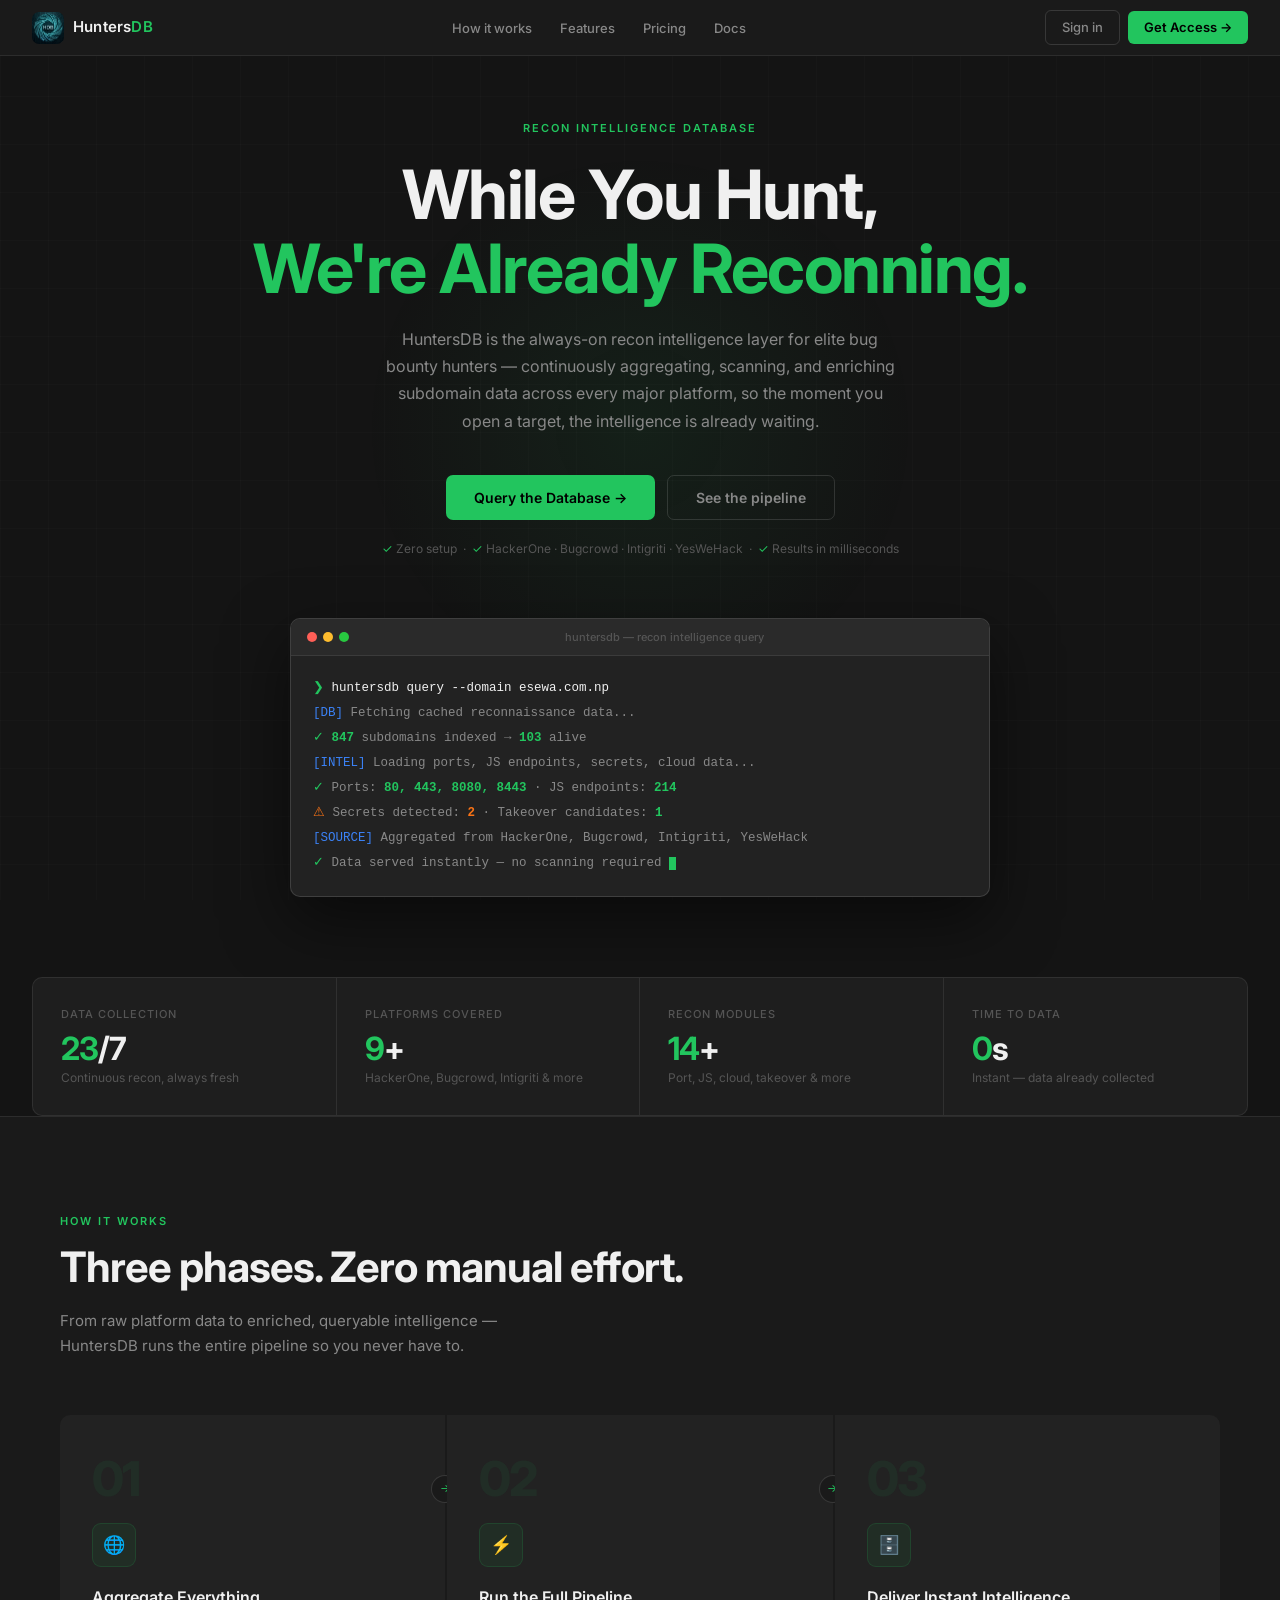
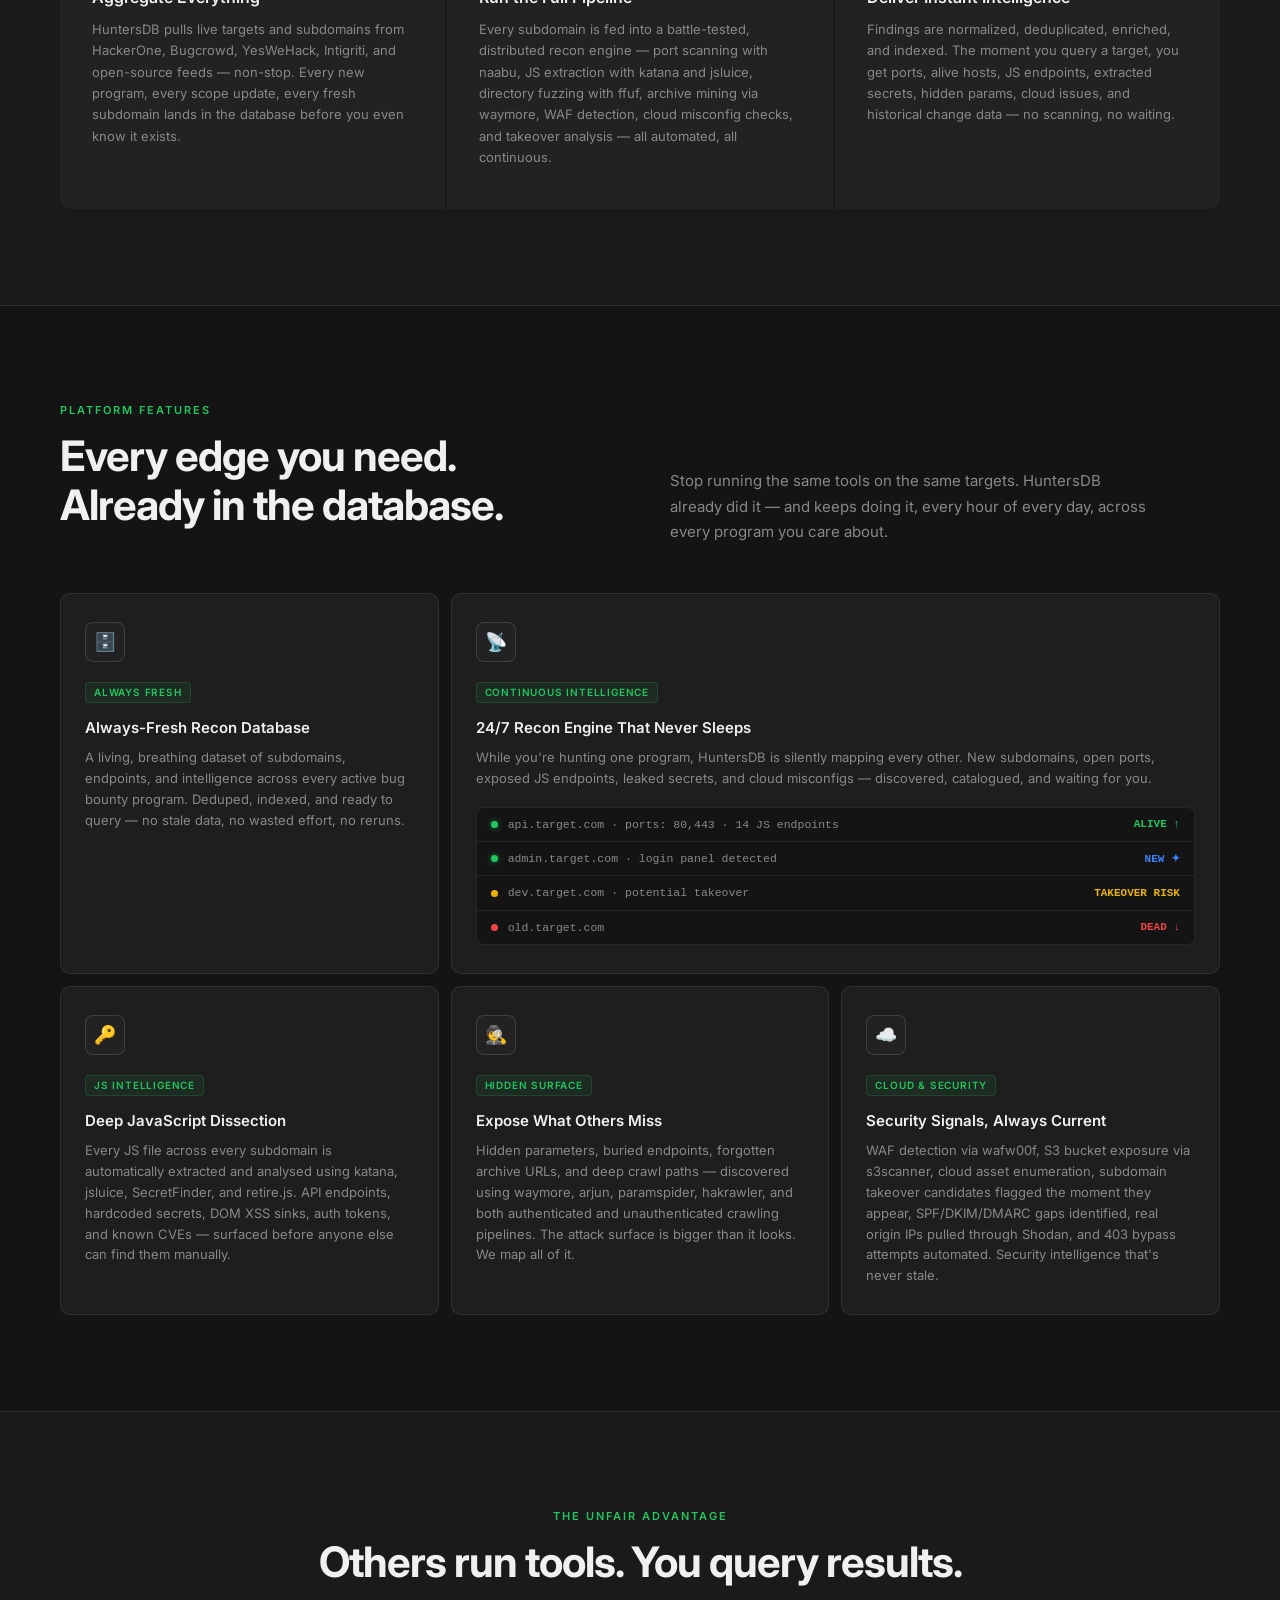
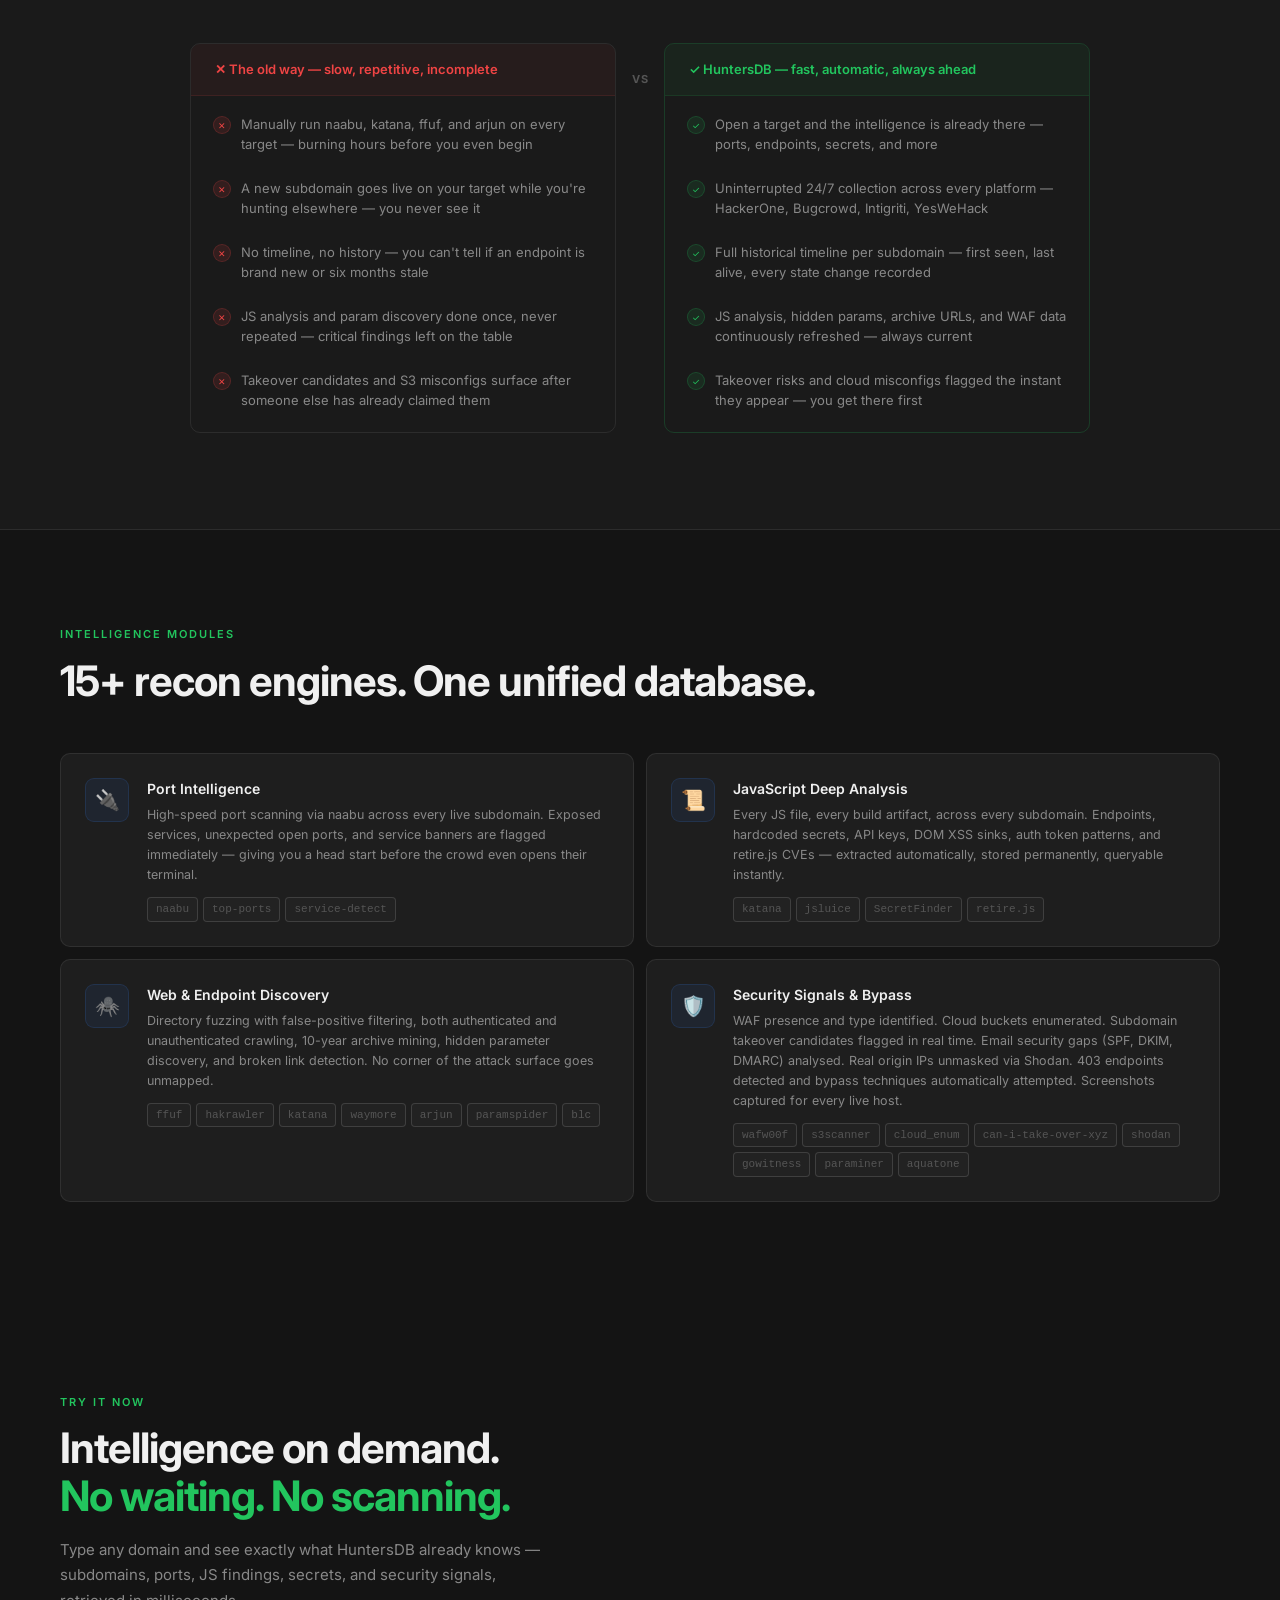
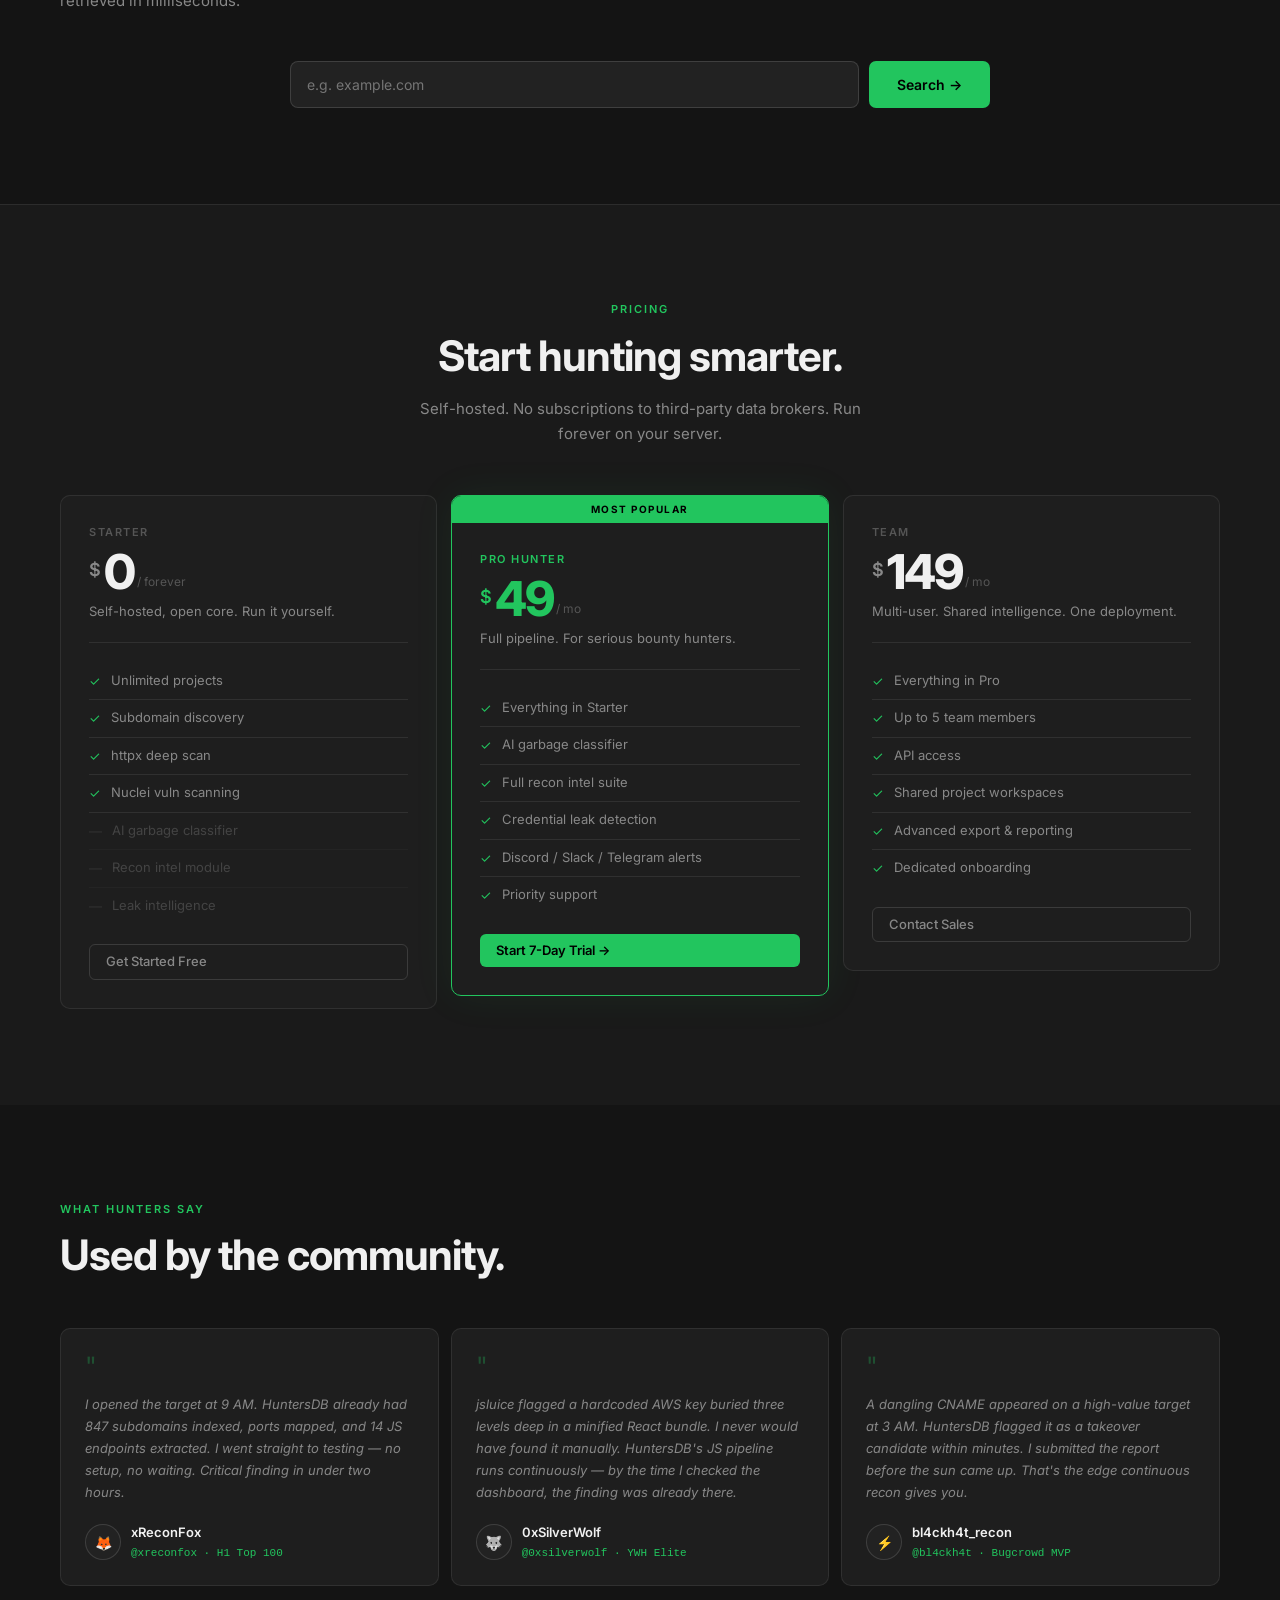
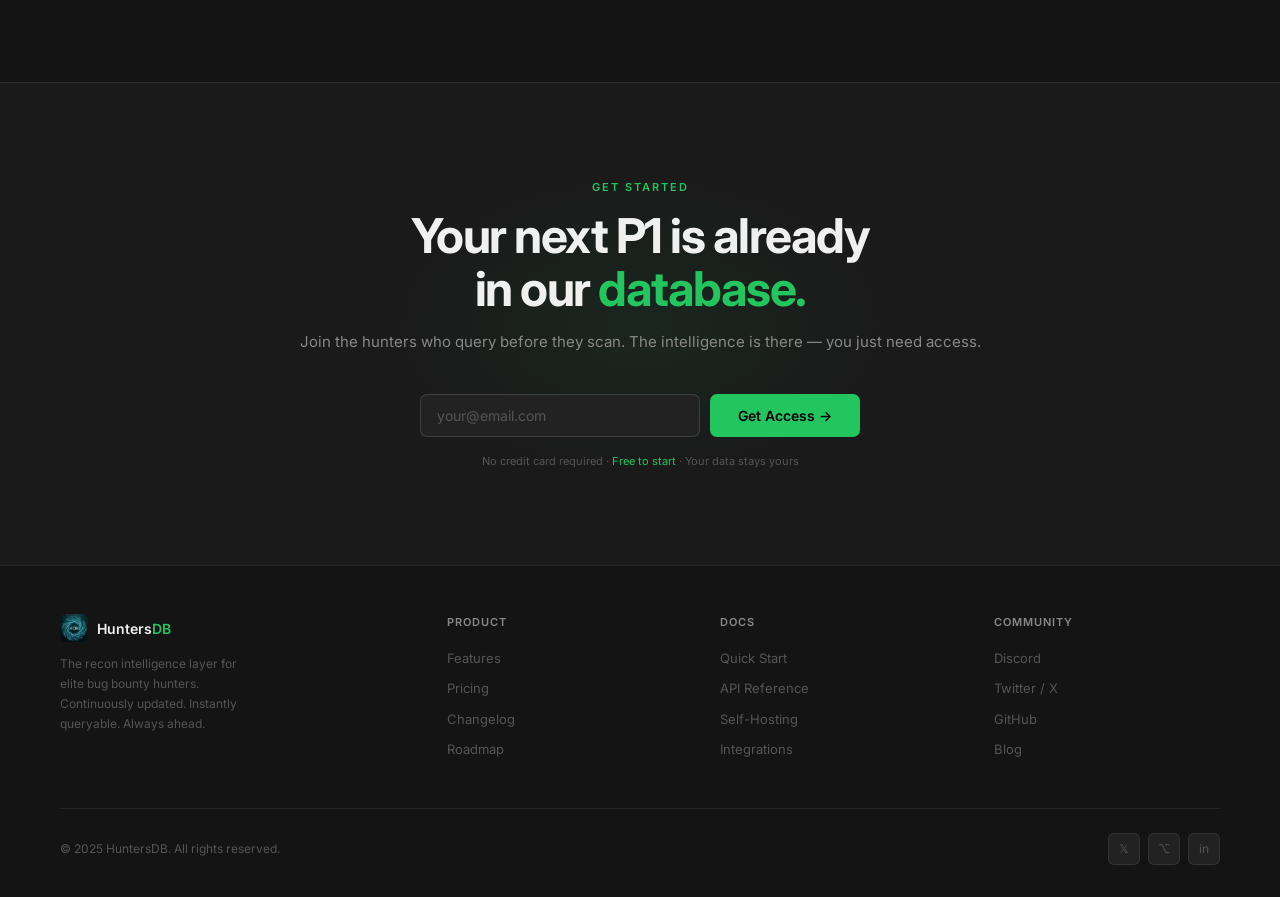
<file: templates/home.html>
<!DOCTYPE html>
<html lang="en">
<head>
<meta charset="UTF-8">
<meta name="viewport" content="width=device-width, initial-scale=1.0">
<title>HuntersDB — Recon Intelligence Database</title>
<link rel="preconnect" href="https://fonts.googleapis.com">
<link href="https://fonts.googleapis.com/css2?family=Inter:wght@300;400;500;600;700&display=swap" rel="stylesheet">
<style>
:root {
  /* Exact dashboard colors */
  --bg:        #141414;
  --bg2:       #1a1a1a;
  --bg3:       #222222;
  --bg4:       #2a2a2a;
  --card:      #1e1e1e;
  --border:    rgba(255,255,255,0.08);
  --border2:   rgba(255,255,255,0.13);

  --text1:  #f0f0f0;
  --text2:  #888;
  --text3:  #555;

  /* Accent colors from dashboard */
  --green:   #22c55e;
  --green2:  #16a34a;
  --cyan:    #3b82f6;   /* live count blue */
  --orange:  #f97316;
  --red:     #ef4444;
  --yellow:  #eab308;
  --white:   #ffffff;

  --glow-green: rgba(34,197,94,0.15);
}

*, *::before, *::after { margin:0; padding:0; box-sizing:border-box; }
html { scroll-behavior: smooth; }

body {
  background: var(--bg);
  color: var(--text1);
  font-family: 'Inter', -apple-system, sans-serif;
  font-size: 14px;
  line-height: 1.5;
  overflow-x: hidden;
}

/* ── Subtle grid ── */
.grid-bg {
  position: fixed; inset: 0;
  background-image:
    linear-gradient(rgba(255,255,255,0.015) 1px, transparent 1px),
    linear-gradient(90deg, rgba(255,255,255,0.015) 1px, transparent 1px);
  background-size: 48px 48px;
  pointer-events: none;
  z-index: 0;
}

/* ── NAV ── */
nav {
  position: fixed; top:0; left:0; right:0;
  z-index: 500;
  height: 56px;
  padding: 0 32px;
  display: flex; align-items:center; justify-content:space-between;
  background: var(--bg2);
  border-bottom: 1px solid var(--border);
  transition: transform 0.3s;
}

.nav-logo {
  display: flex; align-items:center; gap: 9px;
  text-decoration: none;
}
.nav-logo-img {
  width: 32px; height: 32px;
  border-radius: 7px;
  object-fit: cover;
}
.nav-logo-text {
  font-size: 15px;
  font-weight: 600;
  color: var(--text1);
  letter-spacing: 0.2px;
}
.nav-logo-text span { color: var(--green); }

.nav-links { display:flex; gap:28px; list-style:none; }
.nav-links a {
  color: var(--text2);
  text-decoration: none;
  font-size: 13px;
  font-weight: 500;
  transition: color 0.15s;
}
.nav-links a:hover { color: var(--text1); }

.nav-right { display:flex; gap:8px; align-items:center; }

.btn {
  display: inline-flex; align-items:center; gap:6px;
  padding: 7px 16px;
  border-radius: 6px;
  font-family: 'Inter', sans-serif;
  font-size: 13px;
  font-weight: 500;
  text-decoration: none;
  border: none;
  cursor: pointer;
  transition: all 0.15s;
}
.btn-ghost {
  background: transparent;
  color: var(--text2);
  border: 1px solid var(--border2);
}
.btn-ghost:hover { color:var(--text1); background: var(--bg3); }

.btn-green {
  background: var(--green);
  color: #000;
  font-weight: 600;
}
.btn-green:hover { background: #16a34a; }

.btn-lg { padding: 11px 28px; font-size: 14px; font-weight: 600; border-radius: 7px; }

/* ── HERO ── */
.hero {
  position: relative;
  min-height: 100vh;
  display: flex; align-items:center; justify-content:center;
  padding: 120px 32px 80px;
  z-index: 1;
  overflow: hidden;
}

/* Big glow behind hero */
.hero-glow {
  position: absolute;
  width: 600px; height: 600px;
  background: radial-gradient(circle, rgba(34,197,94,0.07) 0%, transparent 65%);
  top:50%; left:50%;
  transform: translate(-50%,-60%);
  pointer-events: none;
}

.hero-inner {
  max-width: 820px;
  text-align: center;
  position: relative;
  z-index: 2;
}

/* Status badge - matches dashboard "1 scanning" pill */
.hero-badge {
  display: inline-flex; align-items:center; gap:7px;
  padding: 4px 12px;
  background: var(--bg3);
  border: 1px solid var(--border2);
  border-radius: 100px;
  font-size: 12px;
  font-weight: 500;
  color: var(--text2);
  margin-bottom: 32px;
  animation: fadeUp 0.5s 0.1s both;
}
.hero-badge-dot {
  width: 6px; height: 6px;
  background: var(--green);
  border-radius: 50%;
  box-shadow: 0 0 6px var(--green);
  animation: pulse 2s infinite;
}
@keyframes pulse {
  0%,100% { opacity:1; } 50% { opacity:0.4; }
}

.hero-logo {
  width: 120px; height: 120px;
  border-radius: 20px;
  object-fit: cover;
  margin: 0 auto 28px;
  display: block;
  border: 1px solid var(--border2);
  animation: fadeUp 0.5s 0.15s both;
}

.hero-title {
  font-size: clamp(36px, 5.5vw, 68px);
  font-weight: 700;
  line-height: 1.1;
  letter-spacing: -1.5px;
  margin-bottom: 20px;
  animation: fadeUp 0.5s 0.2s both;
  color: var(--text1);
}
.hero-title .green { color: var(--green); }

.hero-sub {
  font-size: 16px;
  color: var(--text2);
  line-height: 1.7;
  max-width: 520px;
  margin: 0 auto 40px;
  font-weight: 400;
  animation: fadeUp 0.5s 0.25s both;
}

.hero-ctas {
  display: flex; gap:12px; justify-content:center; flex-wrap:wrap;
  animation: fadeUp 0.5s 0.3s both;
  margin-bottom: 20px;
}

.hero-meta {
  font-size: 12px;
  color: var(--text3);
  animation: fadeUp 0.5s 0.35s both;
  font-weight: 400;
}
.hero-meta span { color: var(--green); }

/* Terminal */
.hero-terminal {
  margin-top: 60px;
  animation: fadeUp 0.5s 0.4s both;
}
.terminal {
  background: var(--bg3);
  border: 1px solid var(--border2);
  border-radius: 10px;
  overflow: hidden;
  max-width: 700px;
  margin: 0 auto;
  text-align: left;
  box-shadow: 0 24px 64px rgba(0,0,0,0.5);
}
.terminal-bar {
  background: var(--bg4);
  padding: 10px 16px;
  display:flex; align-items:center; gap:6px;
  border-bottom: 1px solid var(--border);
}
.terminal-dot { width:10px; height:10px; border-radius:50%; }
.terminal-dot.r { background: #ff5f57; }
.terminal-dot.y { background: #febc2e; }
.terminal-dot.g { background: #28c840; }
.terminal-title {
  flex:1; text-align:center;
  font-size: 11px;
  color: var(--text3);
  font-weight: 500;
}
.terminal-body {
  padding: 20px 22px;
  font-size: 12.5px;
  line-height: 2;
  font-family: 'Menlo', 'Consolas', monospace;
}
.t-prompt { color: var(--green); }
.t-cmd    { color: var(--text1); }
.t-out    { color: var(--text2); }
.t-ok     { color: var(--green); }
.t-info   { color: var(--cyan); }
.t-warn   { color: var(--orange); }
.t-num    { color: var(--green); font-weight: 600; }
.t-cursor {
  display: inline-block;
  width: 7px; height: 13px;
  background: var(--green);
  vertical-align: middle;
  animation: blink 1.2s infinite;
}
@keyframes blink { 0%,100%{opacity:1;} 50%{opacity:0;} }
@keyframes fadeUp {
  from { opacity:0; transform:translateY(16px); }
  to   { opacity:1; transform:translateY(0); }
}

/* ── STATS — matches dashboard stat cards ── */
.stats-strip { position:relative; z-index:1; padding: 0 32px; }
.stats-grid {
  display: grid;
  grid-template-columns: repeat(4, 1fr);
  background: var(--card);
  border: 1px solid var(--border);
  border-radius: 10px;
  overflow: hidden;
}
.stat-item {
  padding: 28px 28px;
  border-right: 1px solid var(--border);
  transition: background 0.2s;
}
.stat-item:last-child { border-right: none; }
.stat-item:hover { background: var(--bg3); }
.stat-label {
  font-size: 11px;
  font-weight: 500;
  color: var(--text3);
  text-transform: uppercase;
  letter-spacing: 1px;
  margin-bottom: 10px;
}
.stat-value {
  font-size: 32px;
  font-weight: 700;
  line-height: 1;
  margin-bottom: 4px;
  color: var(--text1);
  letter-spacing: -1px;
}
.stat-value .accent { color: var(--green); }
.stat-desc { font-size: 12px; color: var(--text3); }

/* ── SECTION ── */
section { position:relative; z-index:1; padding: 96px 32px; }
.section-inner { max-width: 1160px; margin: 0 auto; }

.eyebrow {
  font-size: 11px;
  font-weight: 600;
  text-transform: uppercase;
  letter-spacing: 2px;
  color: var(--green);
  margin-bottom: 14px;
}

.section-title {
  font-size: clamp(26px, 3.5vw, 42px);
  font-weight: 700;
  letter-spacing: -1px;
  line-height: 1.15;
  margin-bottom: 16px;
  color: var(--text1);
}

.section-sub {
  font-size: 15px;
  color: var(--text2);
  line-height: 1.7;
  max-width: 480px;
}

/* ── HOW IT WORKS ── */
.how-section { background: var(--bg2); border-top:1px solid var(--border); border-bottom:1px solid var(--border); }
.how-header { margin-bottom: 56px; }
.steps-grid { display:grid; grid-template-columns: repeat(3,1fr); gap:2px; }
.step-card {
  background: var(--bg3);
  padding: 40px 32px;
  position: relative;
  transition: background 0.2s;
}
.step-card:first-child { border-radius: 10px 0 0 10px; }
.step-card:last-child  { border-radius: 0 10px 10px 0; }
.step-card:hover { background: var(--bg4); }
.step-num {
  font-size: 48px;
  font-weight: 800;
  color: rgba(34,197,94,0.07);
  line-height: 1;
  margin-bottom: 20px;
  letter-spacing: -2px;
}
.step-icon {
  width: 44px; height: 44px;
  background: rgba(34,197,94,0.07);
  border: 1px solid rgba(34,197,94,0.15);
  border-radius: 9px;
  display: flex; align-items:center; justify-content:center;
  font-size: 18px;
  margin-bottom: 18px;
}
.step-title { font-size: 16px; font-weight: 600; margin-bottom: 10px; color: var(--text1); }
.step-desc  { font-size: 13px; color: var(--text2); line-height: 1.65; }
.step-arrow {
  position: absolute;
  top: 60px; right: -14px;
  width: 28px; height: 28px;
  background: var(--bg2);
  border: 1px solid var(--border2);
  border-radius: 50%;
  display: flex; align-items:center; justify-content:center;
  font-size: 11px;
  color: var(--green);
  z-index: 2;
}
.step-card:last-child .step-arrow { display:none; }

/* ── FEATURES ── */
.features-header {
  display: grid;
  grid-template-columns: 1fr 1fr;
  gap: 60px;
  align-items: end;
  margin-bottom: 48px;
}
.features-grid { display: grid; grid-template-columns: repeat(3,1fr); gap: 12px; }
.feat-card {
  background: var(--card);
  border: 1px solid var(--border);
  border-radius: 10px;
  padding: 28px 24px;
  transition: all 0.2s;
}
.feat-card:hover { border-color: rgba(34,197,94,0.2); background: var(--bg3); }
.feat-card.span2 { grid-column: span 2; }
.feat-tag {
  display: inline-block;
  padding: 2px 8px;
  background: rgba(34,197,94,0.08);
  border: 1px solid rgba(34,197,94,0.18);
  border-radius: 4px;
  font-size: 10px;
  font-weight: 600;
  color: var(--green);
  text-transform: uppercase;
  letter-spacing: 0.8px;
  margin-bottom: 14px;
}
.feat-icon {
  width: 40px; height: 40px;
  background: var(--bg3);
  border: 1px solid var(--border2);
  border-radius: 8px;
  display:flex; align-items:center; justify-content:center;
  font-size: 18px;
  margin-bottom: 18px;
  transition: all 0.2s;
}
.feat-card:hover .feat-icon { border-color: rgba(34,197,94,0.2); }
.feat-title { font-size: 15px; font-weight: 600; margin-bottom: 8px; color: var(--text1); }
.feat-desc  { font-size: 13px; color: var(--text2); line-height: 1.6; }

/* Live activity widget */
.feat-live {
  margin-top: 18px;
  background: var(--bg);
  border: 1px solid var(--border);
  border-radius: 7px;
  overflow: hidden;
}
.feat-live-row {
  display: flex; align-items:center; gap:10px;
  padding: 8px 14px;
  border-bottom: 1px solid var(--border);
  font-size: 12px;
  font-family: 'Menlo','Consolas',monospace;
}
.feat-live-row:last-child { border-bottom: none; }
.dot { width:7px; height:7px; border-radius:50%; flex-shrink:0; }
.dot-green  { background: var(--green); box-shadow: 0 0 6px rgba(34,197,94,0.6); }
.dot-yellow { background: var(--yellow); }
.dot-red    { background: var(--red); }
.live-host  { color: var(--text2); flex:1; font-size:11.5px; }
.live-status{ font-weight:600; font-size:11px; }
.live-status.up   { color: var(--green); }
.live-status.new  { color: var(--cyan); }
.live-status.unstable { color: var(--yellow); }
.live-status.dead { color: var(--red); }

/* ── COMPARE ── */
.compare-section { background: var(--bg2); border-top:1px solid var(--border); border-bottom:1px solid var(--border); }
.compare-header { text-align:center; margin-bottom: 56px; }
.compare-grid { display:grid; grid-template-columns: 1fr 48px 1fr; gap:0; align-items:start; max-width:900px; margin:0 auto; }
.compare-col {
  border: 1px solid var(--border);
  border-radius: 10px;
  overflow: hidden;
}
.compare-col.good { border-color: rgba(34,197,94,0.2); }
.compare-col-head {
  padding: 16px 24px;
  display:flex; align-items:center; gap:8px;
  font-size: 13px;
  font-weight: 600;
  border-bottom: 1px solid var(--border);
}
.compare-col:not(.good) .compare-col-head { background: rgba(239,68,68,0.06); color:var(--red); border-color: rgba(239,68,68,0.12); }
.compare-col.good .compare-col-head { background: rgba(34,197,94,0.06); color:var(--green); border-color: rgba(34,197,94,0.12); }
.compare-items { padding: 8px; }
.compare-item {
  display:flex; align-items:flex-start; gap:10px;
  padding: 11px 14px;
  border-radius: 6px;
  margin-bottom: 3px;
  font-size: 13px;
  transition: background 0.15s;
}
.compare-item:hover { background: rgba(255,255,255,0.03); }
.ci-icon {
  width: 18px; height: 18px;
  border-radius: 50%;
  display:flex; align-items:center; justify-content:center;
  font-size: 9px;
  flex-shrink:0; margin-top:1px;
}
.ci-bad  { background: rgba(239,68,68,0.12); color:var(--red);   border:1px solid rgba(239,68,68,0.2); }
.ci-good { background: rgba(34,197,94,0.1);  color:var(--green); border:1px solid rgba(34,197,94,0.2); }
.ci-text { color:var(--text2); line-height:1.5; }
.compare-vs {
  display:flex; align-items:center; justify-content:center;
  font-size: 11px; font-weight: 700; color:var(--text3);
  letter-spacing:1px; padding-top:28px;
}

/* ── SCAN MODULES ── */
.scan-grid { display:grid; grid-template-columns:repeat(2,1fr); gap:12px; }
.scan-card {
  background: var(--card);
  border: 1px solid var(--border);
  border-radius: 10px;
  padding: 24px;
  display:flex; gap:18px; align-items:flex-start;
  transition: all 0.2s;
}
.scan-card:hover { border-color: rgba(34,197,94,0.2); background: var(--bg3); }
.scan-icon {
  width: 44px; height: 44px;
  border-radius: 9px;
  display:flex; align-items:center; justify-content:center;
  font-size: 20px;
  flex-shrink: 0;
  background: rgba(59,130,246,0.08);
  border: 1px solid rgba(59,130,246,0.15);
}
.scan-title { font-size: 14px; font-weight: 600; margin-bottom: 6px; color: var(--text1); }
.scan-desc  { font-size: 12.5px; color: var(--text2); line-height: 1.6; margin-bottom: 12px; }
.scan-pills { display:flex; flex-wrap:wrap; gap:5px; }
.scan-pill {
  padding: 3px 8px;
  background: var(--bg3);
  border: 1px solid var(--border2);
  border-radius: 4px;
  font-size: 11px;
  font-family: 'Menlo','Consolas',monospace;
  color: var(--text3);
}

/* ── PRICING ── */
.pricing-section { background: var(--bg2); border-top:1px solid var(--border); }
.pricing-header { text-align:center; margin-bottom:48px; }
.pricing-header .eyebrow { text-align:center; }
.pricing-grid { display:grid; grid-template-columns:repeat(3,1fr); gap:14px; align-items:start; }
.price-card {
  background: var(--card);
  border: 1px solid var(--border);
  border-radius: 10px;
  overflow: hidden;
  transition: all 0.2s;
}
.price-card:hover { transform:translateY(-3px); box-shadow:0 16px 48px rgba(0,0,0,0.4); }
.price-card.featured {
  border-color: var(--green);
  box-shadow: 0 0 40px rgba(34,197,94,0.08);
  transform: scale(1.02);
}
.price-card.featured:hover { transform: scale(1.02) translateY(-3px); }
.price-badge {
  text-align:center; padding:6px;
  background: var(--green);
  font-size: 10px; font-weight: 700;
  color: #000; letter-spacing:1.5px; text-transform:uppercase;
}
.price-body { padding: 28px 28px 0; }
.price-tier { font-size: 11px; font-weight: 600; text-transform:uppercase; letter-spacing:1.5px; color:var(--text3); margin-bottom:8px; }
.price-tier.green { color: var(--green); }
.price-amount { display:flex; align-items:flex-start; gap:3px; margin-bottom:6px; }
.price-cur { font-size: 18px; font-weight: 600; color:var(--text2); margin-top:8px; }
.price-num { font-size: 48px; font-weight: 800; letter-spacing:-2px; line-height:1; color:var(--text1); }
.price-num.green { color: var(--green); }
.price-period { font-size:12px; color:var(--text3); align-self:flex-end; margin-bottom:5px; }
.price-tagline { font-size:13px; color:var(--text2); margin-bottom:20px; padding-bottom:20px; border-bottom:1px solid var(--border); }
.price-feats { padding: 0 28px 28px; }
.price-feat {
  display:flex; align-items:flex-start; gap:10px;
  font-size: 13px; color: var(--text2);
  padding: 8px 0;
  border-bottom: 1px solid var(--border);
}
.price-feat:last-of-type { border-bottom:none; margin-bottom:20px; }
.pf-check { color:var(--green); flex-shrink:0; margin-top:1px; }
.price-feat.dim { opacity:0.35; }
.price-feat.dim .pf-check { color:var(--text3); }

/* ── TESTIMONIALS ── */
.testi-grid { display:grid; grid-template-columns:repeat(3,1fr); gap:12px; }
.testi-card {
  background: var(--card);
  border: 1px solid var(--border);
  border-radius: 10px;
  padding: 24px;
  transition: all 0.2s;
}
.testi-card:hover { border-color: var(--border2); background: var(--bg3); }
.testi-q { font-size: 28px; color:var(--green); opacity:0.3; line-height:1; margin-bottom:12px; }
.testi-text { font-size: 13px; color: var(--text2); line-height:1.7; margin-bottom:20px; font-style:italic; }
.testi-author { display:flex; align-items:center; gap:10px; }
.testi-avatar {
  width: 36px; height: 36px;
  border-radius: 50%;
  background: var(--bg3);
  border: 1px solid var(--border2);
  display:flex; align-items:center; justify-content:center;
  font-size: 14px;
}
.testi-name   { font-size: 13px; font-weight: 600; color:var(--text1); margin-bottom:2px; }
.testi-handle { font-size: 11px; color: var(--green); font-family:'Menlo','Consolas',monospace; }

/* ── CTA ── */
.cta-section { background: var(--bg2); border-top:1px solid var(--border); position:relative; overflow:hidden; }
.cta-glow {
  position:absolute;
  width:500px; height:300px;
  background: radial-gradient(ellipse, rgba(34,197,94,0.07) 0%, transparent 70%);
  top:50%; left:50%;
  transform:translate(-50%,-50%);
  pointer-events:none;
}
.cta-inner { max-width: 700px; margin:0 auto; text-align:center; position:relative; z-index:2; }
.cta-title {
  font-size: clamp(28px, 4vw, 48px);
  font-weight: 700;
  letter-spacing: -1.5px;
  line-height: 1.1;
  margin-bottom: 16px;
}
.cta-title em { font-style:normal; color:var(--green); }
.cta-sub { font-size: 15px; color: var(--text2); margin-bottom: 40px; }
.cta-row { display:flex; gap:10px; justify-content:center; max-width:440px; margin: 0 auto 16px; }
.cta-input {
  flex:1;
  background: var(--bg3);
  border: 1px solid var(--border2);
  border-radius: 7px;
  padding: 11px 16px;
  color: var(--text1);
  font-family: 'Inter',sans-serif;
  font-size: 14px;
  outline: none;
  transition: border-color 0.15s;
}
.cta-input:focus { border-color: rgba(34,197,94,0.35); }
.cta-input::placeholder { color: var(--text3); }
.cta-note { font-size: 11px; color: var(--text3); }
.cta-note span { color: var(--green); }

/* ── FOOTER ── */
footer {
  background: var(--bg);
  border-top: 1px solid var(--border);
  padding: 48px 32px 32px;
  position: relative; z-index:1;
}
.footer-inner {
  max-width: 1160px; margin: 0 auto;
  display:grid; grid-template-columns:1.5fr 1fr 1fr 1fr;
  gap:48px;
  margin-bottom: 48px;
}
.footer-logo { display:flex; align-items:center; gap:9px; margin-bottom:12px; }
.footer-logo img { width:28px; height:28px; border-radius:6px; object-fit:cover; }
.footer-logo-text { font-size: 14px; font-weight: 600; color: var(--text1); }
.footer-logo-text span { color: var(--green); }
.footer-tagline { font-size: 12px; color: var(--text3); line-height: 1.65; max-width: 200px; }
.footer-col-title { font-size: 11px; font-weight: 600; text-transform:uppercase; letter-spacing:1px; color:var(--text2); margin-bottom:16px; }
.footer-links { list-style:none; display:flex; flex-direction:column; gap:9px; }
.footer-links a { color:var(--text3); text-decoration:none; font-size:13px; transition:color 0.15s; }
.footer-links a:hover { color: var(--text1); }
.footer-bottom {
  max-width: 1160px; margin: 0 auto;
  display:flex; align-items:center; justify-content:space-between;
  padding-top: 24px;
  border-top: 1px solid var(--border);
}
.footer-copy { font-size: 12px; color: var(--text3); }
.footer-socials { display:flex; gap:8px; }
.social-btn {
  width: 32px; height: 32px;
  background: var(--bg3);
  border: 1px solid var(--border);
  border-radius: 6px;
  display:flex; align-items:center; justify-content:center;
  color: var(--text3);
  text-decoration:none;
  font-size: 12px;
  transition: all 0.15s;
}
.social-btn:hover { color:var(--text1); border-color: var(--border2); }

/* ── SCROLL REVEAL ── */
.reveal {
  opacity:0; transform:translateY(20px);
  transition: opacity 0.6s ease, transform 0.6s ease;
}
.reveal.visible { opacity:1; transform:translateY(0); }
.rd1 { transition-delay:0.08s; }
.rd2 { transition-delay:0.16s; }
.rd3 { transition-delay:0.24s; }

/* ── RESPONSIVE ── */
@media (max-width: 900px) {
  nav { padding: 0 20px; }
  .nav-links { display: none; }
  section { padding: 72px 20px; }
  .hero { padding: 100px 20px 60px; }
  .stats-strip { padding: 0 20px; }
  .stats-grid { grid-template-columns: repeat(2,1fr); }
  .steps-grid, .compare-grid, .scan-grid, .pricing-grid, .testi-grid { grid-template-columns: 1fr; }
  .compare-vs { display: none; }
  .features-header { grid-template-columns: 1fr; }
  .features-grid { grid-template-columns: 1fr; }
  .feat-card.span2 { grid-column: span 1; }
  .price-card.featured { transform:none; }
  .footer-inner { grid-template-columns: 1fr 1fr; gap:32px; }
  footer { padding: 40px 20px 24px; }
  .cta-row { flex-direction: column; }
}
</style>
</head>
<body>

<div class="grid-bg"></div>

<!-- NAV -->
<nav id="mainNav">
  <a href="#" class="nav-logo">
    <img src="/static/logo.png" alt="HuntersDB" class="nav-logo-img">
    <span class="nav-logo-text">Hunters<span>DB</span></span>
  </a>
  <ul class="nav-links">
    <li><a href="#how">How it works</a></li>
    <li><a href="#features">Features</a></li>
    <li><a href="#pricing">Pricing</a></li>
    <li><a href="#docs">Docs</a></li>
  </ul>
  <div class="nav-right">
    <a href="/login" class="btn btn-ghost">Sign in</a>
    <a href="#pricing" class="btn btn-green">Get Access →</a>
  </div>
</nav>

<!-- HERO -->
<section class="hero">
  <div class="hero-glow"></div>
  <div class="hero-inner">

    <div class="eyebrow" style="margin-bottom:20px;">Recon Intelligence Database</div>

    <h1 class="hero-title">
      While You Hunt,<br>
      <span class="green">We're Already Reconning.</span>
    </h1>
    <p class="hero-sub">
      HuntersDB is the always-on recon intelligence layer for elite bug bounty hunters — continuously aggregating, scanning, and enriching subdomain data across every major platform, so the moment you open a target, the intelligence is already waiting.
    </p>
    <div class="hero-ctas">
      <a href="#live-query" class="btn btn-green btn-lg">Query the Database →</a>
      <a href="#how" class="btn btn-ghost btn-lg">See the pipeline</a>
    </div>
    <p class="hero-meta"><span>✓</span> Zero setup &nbsp;·&nbsp; <span>✓</span> HackerOne · Bugcrowd · Intigriti · YesWeHack &nbsp;·&nbsp; <span>✓</span> Results in milliseconds</p>
    <div class="hero-terminal">
      <div class="terminal">
        <div class="terminal-bar">
          <div class="terminal-dot r"></div>
          <div class="terminal-dot y"></div>
          <div class="terminal-dot g"></div>
          <div class="terminal-title">huntersdb — recon intelligence query</div>
        </div>
        <div class="terminal-body">
          <div><span class="t-prompt">❯</span> <span class="t-cmd">huntersdb query --domain esewa.com.np</span></div>
          <div><span class="t-info">  [DB]</span> <span class="t-out">Fetching cached reconnaissance data...</span></div>
          <div><span class="t-ok">  ✓</span> <span class="t-out"><span class="t-num">847</span> subdomains indexed → <span class="t-num">103</span> alive</span></div>
          <div><span class="t-info">  [INTEL]</span> <span class="t-out">Loading ports, JS endpoints, secrets, cloud data...</span></div>
          <div><span class="t-ok">  ✓</span> <span class="t-out">Ports: <span class="t-num">80, 443, 8080, 8443</span> · JS endpoints: <span class="t-num">214</span></span></div>
          <div><span class="t-warn">  ⚠</span> <span class="t-out">Secrets detected: <span class="t-num" style="color:var(--orange)">2</span> · Takeover candidates: <span class="t-num">1</span></span></div>
          <div><span class="t-info">  [SOURCE]</span> <span class="t-out">Aggregated from HackerOne, Bugcrowd, Intigriti, YesWeHack</span></div>
          <div><span class="t-ok">  ✓</span> <span class="t-out">Data served instantly — no scanning required <span class="t-cursor"></span></span></div>
        </div>
      </div>
    </div>
  </div>
</section>

<!-- STATS -->
<div class="stats-strip">
  <div class="stats-grid reveal">
    <div class="stat-item">
      <div class="stat-label">Data Collection</div>
      <div class="stat-value"><span class="accent">24</span>/7</div>
      <div class="stat-desc">Continuous recon, always fresh</div>
    </div>
    <div class="stat-item">
      <div class="stat-label">Platforms Covered</div>
      <div class="stat-value"><span class="accent">10</span>+</div>
      <div class="stat-desc">HackerOne, Bugcrowd, Intigriti & more</div>
    </div>
    <div class="stat-item">
      <div class="stat-label">Recon Modules</div>
      <div class="stat-value"><span class="accent">15</span>+</div>
      <div class="stat-desc">Port, JS, cloud, takeover & more</div>
    </div>
    <div class="stat-item">
      <div class="stat-label">Time to Data</div>
      <div class="stat-value"><span class="accent">0</span>s</div>
      <div class="stat-desc">Instant — data already collected</div>
    </div>
  </div>
</div>

<!-- HOW IT WORKS -->
<section class="how-section" id="how">
  <div class="section-inner">
    <div class="how-header reveal">
      <div class="eyebrow">How it works</div>
      <h2 class="section-title">Three phases. Zero manual effort.</h2>
      <p class="section-sub">From raw platform data to enriched, queryable intelligence — HuntersDB runs the entire pipeline so you never have to.</p>
    </div>
    <div class="steps-grid">
      <div class="step-card reveal rd1">
        <div class="step-num">01</div>
        <div class="step-icon">🌐</div>
        <h3 class="step-title">Aggregate Everything</h3>
        <p class="step-desc">HuntersDB pulls live targets and subdomains from HackerOne, Bugcrowd, YesWeHack, Intigriti, and open-source feeds — non-stop. Every new program, every scope update, every fresh subdomain lands in the database before you even know it exists.</p>
        <div class="step-arrow">→</div>
      </div>
      <div class="step-card reveal rd2">
        <div class="step-num">02</div>
        <div class="step-icon">⚡</div>
        <h3 class="step-title">Run the Full Pipeline</h3>
        <p class="step-desc">Every subdomain is fed into a battle-tested, distributed recon engine — port scanning with naabu, JS extraction with katana and jsluice, directory fuzzing with ffuf, archive mining via waymore, WAF detection, cloud misconfig checks, and takeover analysis — all automated, all continuous.</p>
        <div class="step-arrow">→</div>
      </div>
      <div class="step-card reveal rd3">
        <div class="step-num">03</div>
        <div class="step-icon">🗄️</div>
        <h3 class="step-title">Deliver Instant Intelligence</h3>
        <p class="step-desc">Findings are normalized, deduplicated, enriched, and indexed. The moment you query a target, you get ports, alive hosts, JS endpoints, extracted secrets, hidden params, cloud issues, and historical change data — no scanning, no waiting.</p>
      </div>
    </div>
  </div>
</section>

<!-- FEATURES -->
<section id="features">
  <div class="section-inner">
    <div class="features-header reveal">
      <div>
        <div class="eyebrow">Platform Features</div>
        <h2 class="section-title">Every edge you need.<br>Already in the database.</h2>
      </div>
      <p class="section-sub">Stop running the same tools on the same targets. HuntersDB already did it — and keeps doing it, every hour of every day, across every program you care about.</p>
    </div>
    <div class="features-grid">
      <div class="feat-card reveal rd1">
        <div class="feat-icon">🗄️</div>
        <div class="feat-tag">Always Fresh</div>
        <h3 class="feat-title">Always-Fresh Recon Database</h3>
        <p class="feat-desc">A living, breathing dataset of subdomains, endpoints, and intelligence across every active bug bounty program. Deduped, indexed, and ready to query — no stale data, no wasted effort, no reruns.</p>
      </div>
      <div class="feat-card span2 reveal rd2">
        <div class="feat-icon">📡</div>
        <div class="feat-tag">Continuous Intelligence</div>
        <h3 class="feat-title">24/7 Recon Engine That Never Sleeps</h3>
        <p class="feat-desc">While you're hunting one program, HuntersDB is silently mapping every other. New subdomains, open ports, exposed JS endpoints, leaked secrets, and cloud misconfigs — discovered, catalogued, and waiting for you.</p>
        <div class="feat-live">
          <div class="feat-live-row">
            <div class="dot dot-green"></div>
            <span class="live-host">api.target.com · ports: 80,443 · 14 JS endpoints</span>
            <span class="live-status up">ALIVE ↑</span>
          </div>
          <div class="feat-live-row">
            <div class="dot dot-green"></div>
            <span class="live-host">admin.target.com · login panel detected</span>
            <span class="live-status new">NEW ✦</span>
          </div>
          <div class="feat-live-row">
            <div class="dot dot-yellow"></div>
            <span class="live-host">dev.target.com · potential takeover</span>
            <span class="live-status unstable">TAKEOVER RISK</span>
          </div>
          <div class="feat-live-row">
            <div class="dot dot-red"></div>
            <span class="live-host">old.target.com</span>
            <span class="live-status dead">DEAD ↓</span>
          </div>
        </div>
      </div>
      <div class="feat-card reveal rd1">
        <div class="feat-icon">🔑</div>
        <div class="feat-tag">JS Intelligence</div>
        <h3 class="feat-title">Deep JavaScript Dissection</h3>
        <p class="feat-desc">Every JS file across every subdomain is automatically extracted and analysed using katana, jsluice, SecretFinder, and retire.js. API endpoints, hardcoded secrets, DOM XSS sinks, auth tokens, and known CVEs — surfaced before anyone else can find them manually.</p>
      </div>
      <div class="feat-card reveal rd2">
        <div class="feat-icon">🕵️</div>
        <div class="feat-tag">Hidden Surface</div>
        <h3 class="feat-title">Expose What Others Miss</h3>
        <p class="feat-desc">Hidden parameters, buried endpoints, forgotten archive URLs, and deep crawl paths — discovered using waymore, arjun, paramspider, hakrawler, and both authenticated and unauthenticated crawling pipelines. The attack surface is bigger than it looks. We map all of it.</p>
      </div>
      <div class="feat-card reveal rd3">
        <div class="feat-icon">☁️</div>
        <div class="feat-tag">Cloud & Security</div>
        <h3 class="feat-title">Security Signals, Always Current</h3>
        <p class="feat-desc">WAF detection via wafw00f, S3 bucket exposure via s3scanner, cloud asset enumeration, subdomain takeover candidates flagged the moment they appear, SPF/DKIM/DMARC gaps identified, real origin IPs pulled through Shodan, and 403 bypass attempts automated. Security intelligence that's never stale.</p>
      </div>
    </div>
  </div>
</section>

<!-- COMPARE -->
<section class="compare-section">
  <div class="section-inner">
    <div class="compare-header reveal">
      <div class="eyebrow" style="text-align:center">The Unfair Advantage</div>
      <h2 class="section-title" style="text-align:center">Others run tools. You query results.</h2>
    </div>
    <div class="compare-grid reveal">
      <div class="compare-col">
        <div class="compare-col-head">✕ The old way — slow, repetitive, incomplete</div>
        <div class="compare-items">
          <div class="compare-item"><div class="ci-icon ci-bad">✕</div><div class="ci-text">Manually run naabu, katana, ffuf, and arjun on every target — burning hours before you even begin</div></div>
          <div class="compare-item"><div class="ci-icon ci-bad">✕</div><div class="ci-text">A new subdomain goes live on your target while you're hunting elsewhere — you never see it</div></div>
          <div class="compare-item"><div class="ci-icon ci-bad">✕</div><div class="ci-text">No timeline, no history — you can't tell if an endpoint is brand new or six months stale</div></div>
          <div class="compare-item"><div class="ci-icon ci-bad">✕</div><div class="ci-text">JS analysis and param discovery done once, never repeated — critical findings left on the table</div></div>
          <div class="compare-item"><div class="ci-icon ci-bad">✕</div><div class="ci-text">Takeover candidates and S3 misconfigs surface after someone else has already claimed them</div></div>
        </div>
      </div>
      <div class="compare-vs">VS</div>
      <div class="compare-col good">
        <div class="compare-col-head">✓ HuntersDB — fast, automatic, always ahead</div>
        <div class="compare-items">
          <div class="compare-item"><div class="ci-icon ci-good">✓</div><div class="ci-text">Open a target and the intelligence is already there — ports, endpoints, secrets, and more</div></div>
          <div class="compare-item"><div class="ci-icon ci-good">✓</div><div class="ci-text">Uninterrupted 24/7 collection across every platform — HackerOne, Bugcrowd, Intigriti, YesWeHack</div></div>
          <div class="compare-item"><div class="ci-icon ci-good">✓</div><div class="ci-text">Full historical timeline per subdomain — first seen, last alive, every state change recorded</div></div>
          <div class="compare-item"><div class="ci-icon ci-good">✓</div><div class="ci-text">JS analysis, hidden params, archive URLs, and WAF data continuously refreshed — always current</div></div>
          <div class="compare-item"><div class="ci-icon ci-good">✓</div><div class="ci-text">Takeover risks and cloud misconfigs flagged the instant they appear — you get there first</div></div>
        </div>
      </div>
    </div>
  </div>
</section>

<!-- INTEL MODULES -->
<section>
  <div class="section-inner">
    <div class="reveal" style="margin-bottom:48px;">
      <div class="eyebrow">Intelligence Modules</div>
      <h2 class="section-title">15+ recon engines. One unified database.</h2>
    </div>
    <div class="scan-grid">
      <div class="scan-card reveal rd1">
        <div class="scan-icon">🔌</div>
        <div>
          <h3 class="scan-title">Port Intelligence</h3>
          <p class="scan-desc">High-speed port scanning via naabu across every live subdomain. Exposed services, unexpected open ports, and service banners are flagged immediately — giving you a head start before the crowd even opens their terminal.</p>
          <div class="scan-pills">
            <span class="scan-pill">naabu</span>
            <span class="scan-pill">top-ports</span>
            <span class="scan-pill">service-detect</span>
          </div>
        </div>
      </div>
      <div class="scan-card reveal rd2">
        <div class="scan-icon">📜</div>
        <div>
          <h3 class="scan-title">JavaScript Deep Analysis</h3>
          <p class="scan-desc">Every JS file, every build artifact, across every subdomain. Endpoints, hardcoded secrets, API keys, DOM XSS sinks, auth token patterns, and retire.js CVEs — extracted automatically, stored permanently, queryable instantly.</p>
          <div class="scan-pills">
            <span class="scan-pill">katana</span>
            <span class="scan-pill">jsluice</span>
            <span class="scan-pill">SecretFinder</span>
            <span class="scan-pill">retire.js</span>
          </div>
        </div>
      </div>
      <div class="scan-card reveal rd1">
        <div class="scan-icon">🕷️</div>
        <div>
          <h3 class="scan-title">Web & Endpoint Discovery</h3>
          <p class="scan-desc">Directory fuzzing with false-positive filtering, both authenticated and unauthenticated crawling, 10-year archive mining, hidden parameter discovery, and broken link detection. No corner of the attack surface goes unmapped.</p>
          <div class="scan-pills">
            <span class="scan-pill">ffuf</span>
            <span class="scan-pill">hakrawler</span>
            <span class="scan-pill">katana</span>
            <span class="scan-pill">waymore</span>
            <span class="scan-pill">arjun</span>
            <span class="scan-pill">paramspider</span>
            <span class="scan-pill">blc</span>
          </div>
        </div>
      </div>
      <div class="scan-card reveal rd2">
        <div class="scan-icon">🛡️</div>
        <div>
          <h3 class="scan-title">Security Signals & Bypass</h3>
          <p class="scan-desc">WAF presence and type identified. Cloud buckets enumerated. Subdomain takeover candidates flagged in real time. Email security gaps (SPF, DKIM, DMARC) analysed. Real origin IPs unmasked via Shodan. 403 endpoints detected and bypass techniques automatically attempted. Screenshots captured for every live host.</p>
          <div class="scan-pills">
            <span class="scan-pill">wafw00f</span>
            <span class="scan-pill">s3scanner</span>
            <span class="scan-pill">cloud_enum</span>
            <span class="scan-pill">can-i-take-over-xyz</span>
            <span class="scan-pill">shodan</span>
            <span class="scan-pill">gowitness</span>
            <span class="scan-pill">paraminer</span>
            <span class="scan-pill">aquatone</span>
          </div>
        </div>
      </div>
    </div>
  </div>
</section>

<!-- LIVE QUERY DEMO -->
<section id="live-query">
  <div class="section-inner">
    <div class="reveal" style="margin-bottom:48px;">
      <div class="eyebrow">Try It Now</div>
      <h2 class="section-title">Intelligence on demand.<br><span style="color:var(--green)">No waiting. No scanning.</span></h2>
      <p class="section-sub">Type any domain and see exactly what HuntersDB already knows — subdomains, ports, JS findings, secrets, and security signals, retrieved in milliseconds.</p>
    </div>
    <div style="max-width:700px;margin:0 auto;">
      <div style="display:flex;gap:10px;">
        <input id="liveSearchInput"
          type="text"
          placeholder="e.g. example.com"
          style="
            flex:1;
            background:var(--bg3);
            border:1px solid var(--border2);
            border-radius:8px;
            padding:14px 16px;
            color:var(--text1);
            font-size:14px;
            font-family:'Inter',sans-serif;
            outline:none;
            transition:border-color 0.15s;
          "
          onfocus="this.style.borderColor='rgba(34,197,94,0.35)'"
          onblur="this.style.borderColor='var(--border2)'">
        <button onclick="runHuntersQuery()" class="btn btn-green btn-lg">Search →</button>
      </div>
    </div>
    <div id="liveResultsBox"
      style="
        margin-top:24px;
        background:var(--card);
        border:1px solid var(--border);
        border-radius:10px;
        overflow:hidden;
        display:none;
        max-width:700px;
        margin-left:auto;
        margin-right:auto;
      ">
      <div style="padding:12px 20px;border-bottom:1px solid var(--border);font-size:12px;color:var(--text3);display:flex;justify-content:space-between;">
        <span>HuntersDB Query Results</span>
        <span style="color:var(--green);">● Live</span>
      </div>
      <div id="liveResultsContent" style="padding:20px;font-family:'Menlo','Consolas',monospace;font-size:12px;line-height:1.9;"></div>
    </div>
  </div>
</section>

<!-- PRICING -->
<section class="pricing-section" id="pricing">
  <div class="section-inner">
    <div class="pricing-header reveal">
      <div class="eyebrow">Pricing</div>
      <h2 class="section-title">Start hunting smarter.</h2>
      <p class="section-sub" style="margin:10px auto 0;text-align:center;">Self-hosted. No subscriptions to third-party data brokers. Run forever on your server.</p>
    </div>
    <div class="pricing-grid">
      <div class="price-card reveal rd1">
        <div class="price-body">
          <div class="price-tier">Starter</div>
          <div class="price-amount">
            <span class="price-cur">$</span>
            <span class="price-num">0</span>
            <span class="price-period">/ forever</span>
          </div>
          <p class="price-tagline">Self-hosted, open core. Run it yourself.</p>
        </div>
        <div class="price-feats">
          <div class="price-feat"><span class="pf-check">✓</span> Unlimited projects</div>
          <div class="price-feat"><span class="pf-check">✓</span> Subdomain discovery</div>
          <div class="price-feat"><span class="pf-check">✓</span> httpx deep scan</div>
          <div class="price-feat"><span class="pf-check">✓</span> Nuclei vuln scanning</div>
          <div class="price-feat dim"><span class="pf-check">—</span> AI garbage classifier</div>
          <div class="price-feat dim"><span class="pf-check">—</span> Recon intel module</div>
          <div class="price-feat dim"><span class="pf-check">—</span> Leak intelligence</div>
          <a href="#" class="btn btn-ghost" style="width:100%">Get Started Free</a>
        </div>
      </div>

      <div class="price-card featured reveal rd2">
        <div class="price-badge">Most Popular</div>
        <div class="price-body">
          <div class="price-tier green">Pro Hunter</div>
          <div class="price-amount">
            <span class="price-cur" style="color:var(--green)">$</span>
            <span class="price-num green">49</span>
            <span class="price-period">/ mo</span>
          </div>
          <p class="price-tagline">Full pipeline. For serious bounty hunters.</p>
        </div>
        <div class="price-feats">
          <div class="price-feat"><span class="pf-check">✓</span> Everything in Starter</div>
          <div class="price-feat"><span class="pf-check">✓</span> AI garbage classifier</div>
          <div class="price-feat"><span class="pf-check">✓</span> Full recon intel suite</div>
          <div class="price-feat"><span class="pf-check">✓</span> Credential leak detection</div>
          <div class="price-feat"><span class="pf-check">✓</span> Discord / Slack / Telegram alerts</div>
          <div class="price-feat"><span class="pf-check">✓</span> Priority support</div>
          <a href="#" class="btn btn-green" style="width:100%">Start 7-Day Trial →</a>
        </div>
      </div>

      <div class="price-card reveal rd3">
        <div class="price-body">
          <div class="price-tier">Team</div>
          <div class="price-amount">
            <span class="price-cur">$</span>
            <span class="price-num">149</span>
            <span class="price-period">/ mo</span>
          </div>
          <p class="price-tagline">Multi-user. Shared intelligence. One deployment.</p>
        </div>
        <div class="price-feats">
          <div class="price-feat"><span class="pf-check">✓</span> Everything in Pro</div>
          <div class="price-feat"><span class="pf-check">✓</span> Up to 5 team members</div>
          <div class="price-feat"><span class="pf-check">✓</span> API access</div>
          <div class="price-feat"><span class="pf-check">✓</span> Shared project workspaces</div>
          <div class="price-feat"><span class="pf-check">✓</span> Advanced export & reporting</div>
          <div class="price-feat"><span class="pf-check">✓</span> Dedicated onboarding</div>
          <a href="#" class="btn btn-ghost" style="width:100%">Contact Sales</a>
        </div>
      </div>
    </div>
  </div>
</section>

<!-- TESTIMONIALS -->
<section>
  <div class="section-inner">
    <div class="reveal" style="margin-bottom:48px;">
      <div class="eyebrow">What hunters say</div>
      <h2 class="section-title">Used by the community.</h2>
    </div>
    <div class="testi-grid">
      <div class="testi-card reveal rd1">
        <div class="testi-q">"</div>
        <p class="testi-text">I opened the target at 9 AM. HuntersDB already had 847 subdomains indexed, ports mapped, and 14 JS endpoints extracted. I went straight to testing — no setup, no waiting. Critical finding in under two hours.</p>
        <div class="testi-author">
          <div class="testi-avatar">🦊</div>
          <div>
            <div class="testi-name">xReconFox</div>
            <div class="testi-handle">@xreconfox · H1 Top 100</div>
          </div>
        </div>
      </div>
      <div class="testi-card reveal rd2">
        <div class="testi-q">"</div>
        <p class="testi-text">jsluice flagged a hardcoded AWS key buried three levels deep in a minified React bundle. I never would have found it manually. HuntersDB's JS pipeline runs continuously — by the time I checked the dashboard, the finding was already there.</p>
        <div class="testi-author">
          <div class="testi-avatar">🐺</div>
          <div>
            <div class="testi-name">0xSilverWolf</div>
            <div class="testi-handle">@0xsilverwolf · YWH Elite</div>
          </div>
        </div>
      </div>
      <div class="testi-card reveal rd3">
        <div class="testi-q">"</div>
        <p class="testi-text">A dangling CNAME appeared on a high-value target at 3 AM. HuntersDB flagged it as a takeover candidate within minutes. I submitted the report before the sun came up. That's the edge continuous recon gives you.</p>
        <div class="testi-author">
          <div class="testi-avatar">⚡</div>
          <div>
            <div class="testi-name">bl4ckh4t_recon</div>
            <div class="testi-handle">@bl4ckh4t · Bugcrowd MVP</div>
          </div>
        </div>
      </div>
    </div>
  </div>
</section>

<!-- CTA -->
<section class="cta-section">
  <div class="cta-glow"></div>
  <div class="cta-inner reveal">
    <div class="eyebrow" style="justify-content:center;display:flex;">Get started</div>
    <h2 class="cta-title">Your next P1 is already<br>in our <em>database.</em></h2>
    <p class="cta-sub">Join the hunters who query before they scan. The intelligence is there — you just need access.</p>
    <div class="cta-row">
      <input class="cta-input" type="email" placeholder="your@email.com">
      <a href="#" class="btn btn-green btn-lg">Get Access →</a>
    </div>
    <p class="cta-note">No credit card required · <span>Free to start</span> · Your data stays yours</p>
  </div>
</section>

<!-- FOOTER -->
<footer>
  <div class="footer-inner">
    <div>
      <div class="footer-logo">
        <img src="/static/logo.png" alt="HuntersDB">
        <span class="footer-logo-text">Hunters<span>DB</span></span>
      </div>
      <p class="footer-tagline">The recon intelligence layer for elite bug bounty hunters. Continuously updated. Instantly queryable. Always ahead.</p>
    </div>
    <div>
      <div class="footer-col-title">Product</div>
      <ul class="footer-links">
        <li><a href="#">Features</a></li>
        <li><a href="#">Pricing</a></li>
        <li><a href="#">Changelog</a></li>
        <li><a href="#">Roadmap</a></li>
      </ul>
    </div>
    <div>
      <div class="footer-col-title">Docs</div>
      <ul class="footer-links">
        <li><a href="#">Quick Start</a></li>
        <li><a href="#">API Reference</a></li>
        <li><a href="#">Self-Hosting</a></li>
        <li><a href="#">Integrations</a></li>
      </ul>
    </div>
    <div>
      <div class="footer-col-title">Community</div>
      <ul class="footer-links">
        <li><a href="#">Discord</a></li>
        <li><a href="#">Twitter / X</a></li>
        <li><a href="#">GitHub</a></li>
        <li><a href="#">Blog</a></li>
      </ul>
    </div>
  </div>
  <div class="footer-bottom">
    <span class="footer-copy">© 2025 HuntersDB. All rights reserved.</span>
    <div class="footer-socials">
      <a href="#" class="social-btn">𝕏</a>
      <a href="#" class="social-btn">⌥</a>
      <a href="#" class="social-btn">in</a>
    </div>
  </div>
</footer>

<script>
// Scroll reveal
const obs = new IntersectionObserver(entries => {
  entries.forEach(e => { if (e.isIntersecting) e.target.classList.add('visible'); });
}, { threshold: 0.08, rootMargin: '0px 0px -24px 0px' });
document.querySelectorAll('.reveal').forEach(el => obs.observe(el));

// Nav hide on scroll
let lastY = 0;
const nav = document.getElementById('mainNav');
window.addEventListener('scroll', () => {
  const y = window.scrollY;
  nav.style.transform = (y > lastY && y > 60) ? 'translateY(-100%)' : 'translateY(0)';
  lastY = y;
});

// Stats counter
function animateNum(el, end) {
  let s = 0; const d = 1600;
  const step = ts => {
    if (!s) s = ts;
    const p = Math.min((ts-s)/d, 1);
    const e = 1 - Math.pow(1-p, 3);
    el.textContent = Math.floor(e * end);
    if (p < 1) requestAnimationFrame(step);
  };
  requestAnimationFrame(step);
}
const statsObs = new IntersectionObserver(entries => {
  entries.forEach(e => {
    if (e.isIntersecting) {
      const spans = e.target.querySelectorAll('.stat-value .accent');
      [24, 10, 15, 0].forEach((v,i) => animateNum(spans[i], v));
      statsObs.disconnect();
    }
  });
}, { threshold: 0.5 });
const sg = document.querySelector('.stats-grid');
if (sg) statsObs.observe(sg);

// Live query demo
function runHuntersQuery() {
  const input = document.getElementById('liveSearchInput').value.trim();
  const box = document.getElementById('liveResultsBox');
  const content = document.getElementById('liveResultsContent');
  if (!input) return;

  box.style.display = 'block';
  content.innerHTML = `<span style="color:var(--cyan)">[DB]</span> <span style="color:var(--text2)">Querying HuntersDB for ${input}...</span>`;

  setTimeout(() => {
    content.innerHTML = `
<div><span style="color:var(--green)">✓</span> <span style="color:var(--text2)">Target: <span style="color:var(--text1);font-weight:600">${input}</span> — aggregated from HackerOne, Bugcrowd, Intigriti</span></div>
<div style="margin-top:10px;"><span style="color:var(--cyan)">[SUBDOMAINS]</span></div>
<div style="margin-left:12px;">
  <div><span style="color:var(--green)">●</span> api.${input} <span style="color:var(--text3)">→</span> <span style="color:var(--green)">ALIVE</span> · ports: 80, 443 · 14 JS endpoints</div>
  <div><span style="color:var(--cyan)">●</span> admin.${input} <span style="color:var(--text3)">→</span> <span style="color:var(--cyan)">NEW ✦</span> · login panel · HTTP 200</div>
  <div><span style="color:var(--yellow)">●</span> dev.${input} <span style="color:var(--text3)">→</span> <span style="color:var(--yellow)">TAKEOVER RISK</span> · dangling CNAME</div>
  <div><span style="color:var(--red)">●</span> old.${input} <span style="color:var(--text3)">→</span> <span style="color:var(--red)">DEAD</span></div>
</div>
<div style="margin-top:10px;"><span style="color:var(--cyan)">[INTELLIGENCE]</span></div>
<div style="margin-left:12px;">
  <div>JS endpoints found: <span style="color:var(--green);font-weight:600">214</span></div>
  <div>Secrets (potential): <span style="color:var(--orange);font-weight:600">2</span> · API keys via jsluice + SecretFinder</div>
  <div>Hidden params: <span style="color:var(--green);font-weight:600">7</span> · discovered via arjun, paramspider</div>
  <div>WAF: <span style="color:var(--text2)">Cloudflare detected (wafw00f)</span></div>
  <div>Screenshots: <span style="color:var(--green)">✓</span> available for 3 alive hosts</div>
</div>
<div style="margin-top:10px;"><span style="color:var(--green)">✓ Data served from HuntersDB — no scanning required. Last updated: just now.</span></div>`;
  }, 800);
}
document.getElementById('liveSearchInput').addEventListener('keydown', e => {
  if (e.key === 'Enter') runHuntersQuery();
});
</script>
</body>
</html>
</file>
